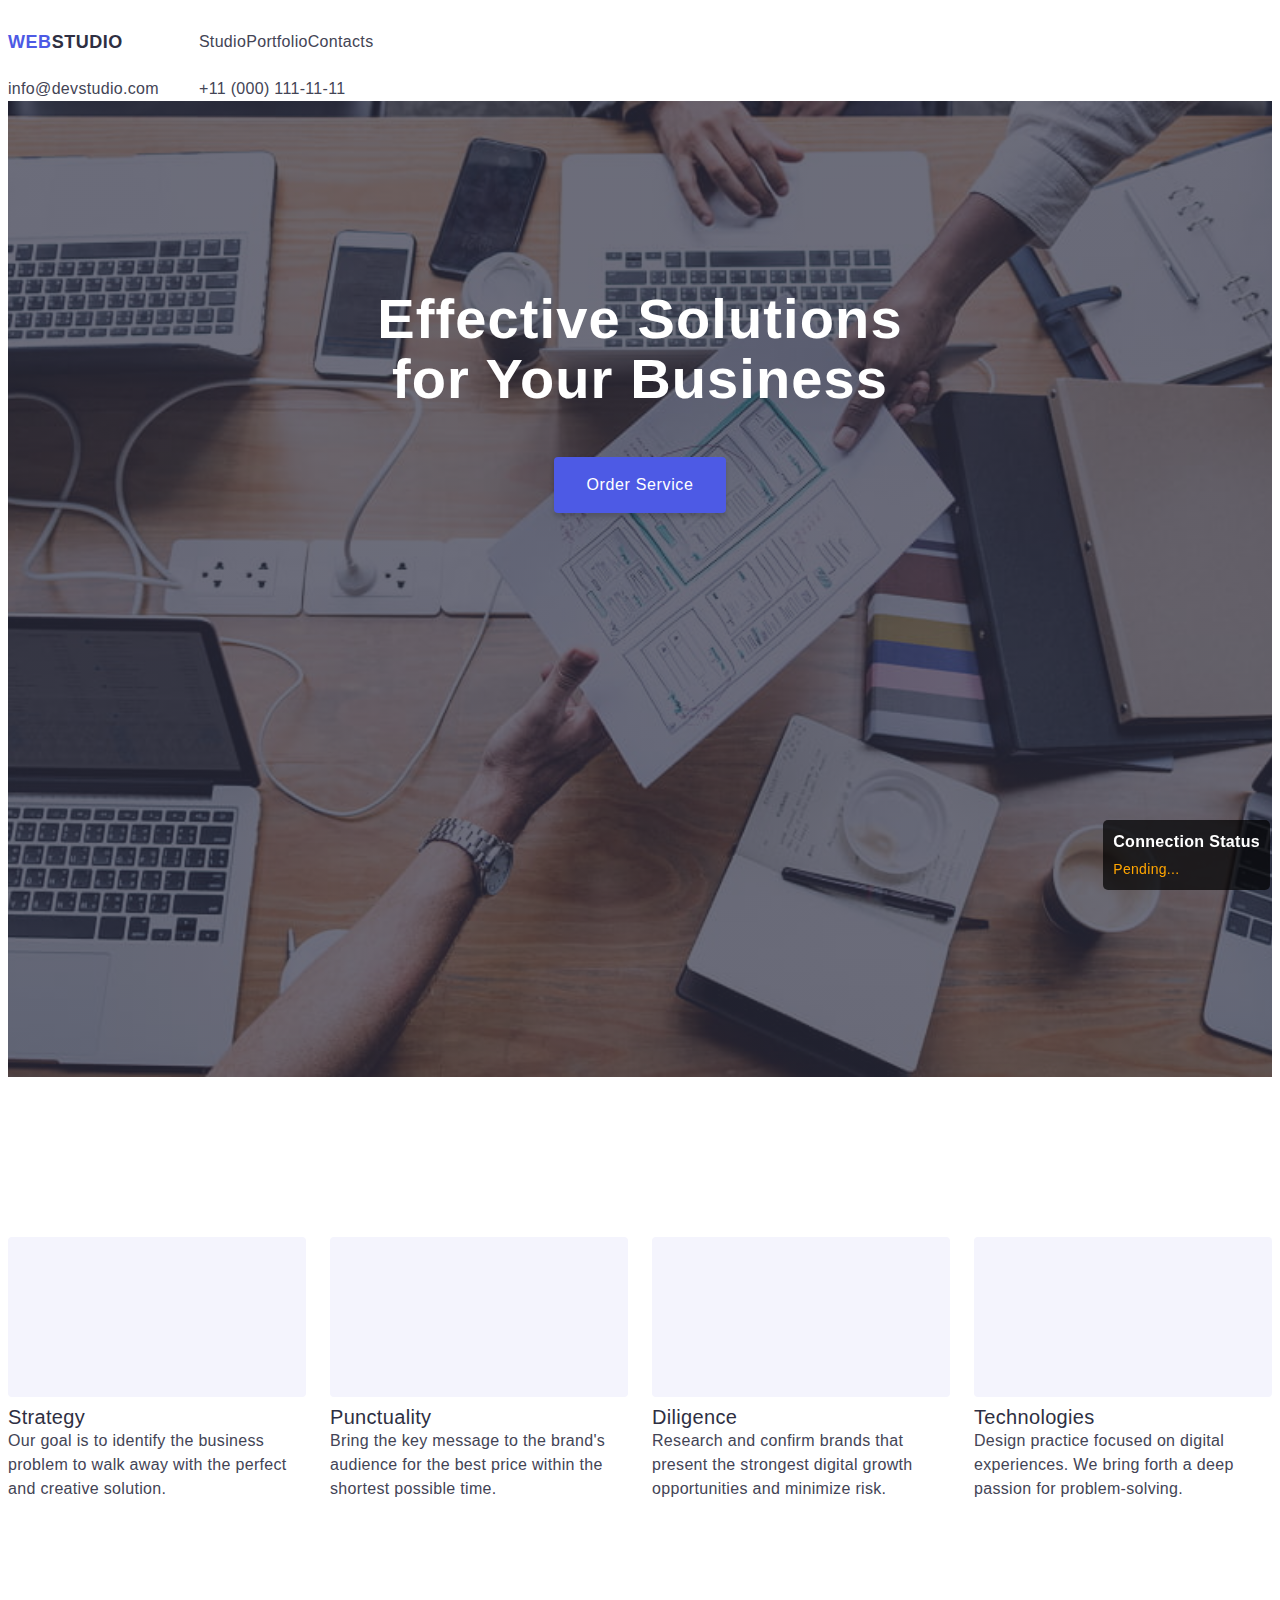
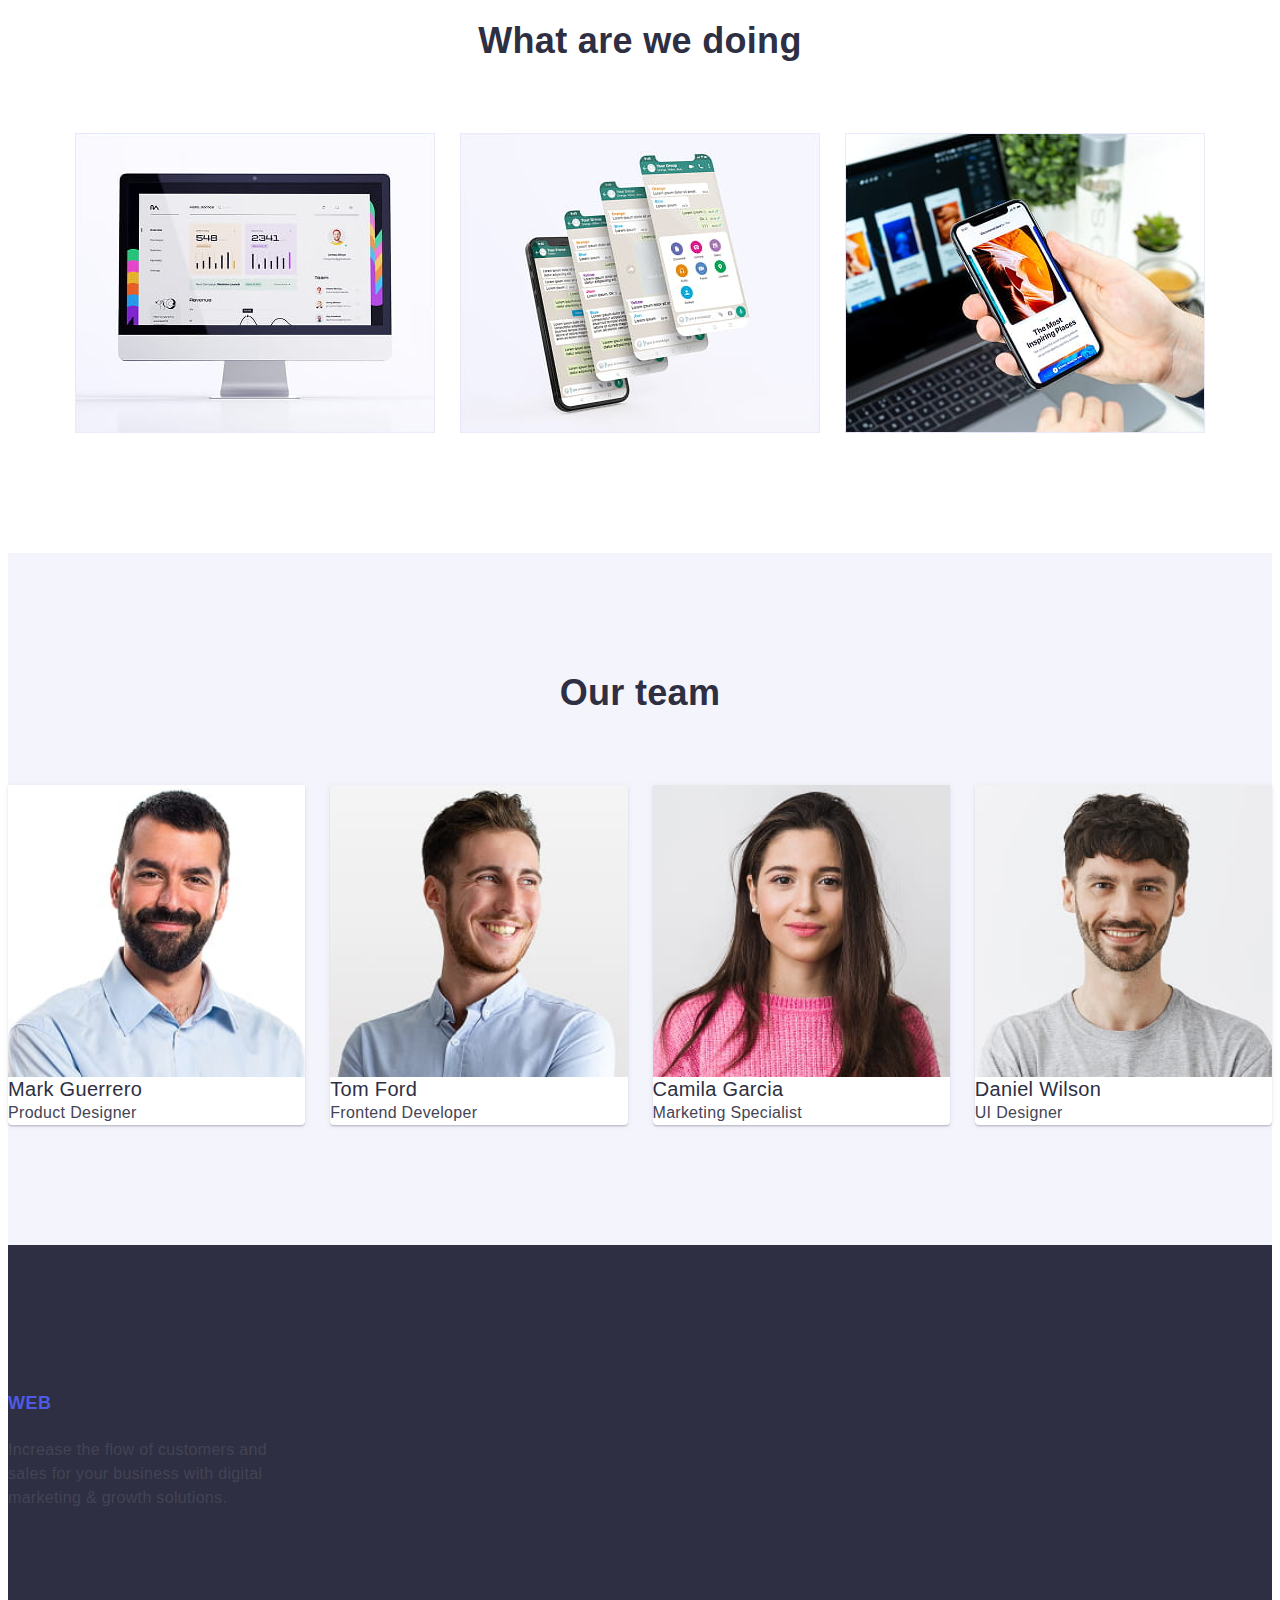
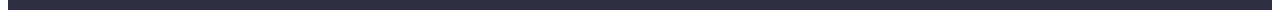
<file: index.html>
<!DOCTYPE html>
<html lang="en">
  <head>
    <meta charset="UTF-8" />
    <meta name="viewport" content="width=device-width, initial-scale=1.0" />
    <!-- <link rel="stylesheet" href="./styles/main.css" /> -->
    <link rel="stylesheet" href="./styles/connection.css" />
    <link rel="stylesheet" href="./styles/general.css" />
    <link rel="stylesheet" href="./styles/home.css" />
    <title>WebStudio</title>
  </head>
  <body>
    <header>
      <nav class="navigation">
        <a
          class="logo"
          href="./index.html"
          target="_self"
          title="home_page"
          aria-label="home_page"
          >web<span>studio</span></a
        >
        <!-- aria-label при використанні svg читалки прочитують що це таке. атрибут будь-якого тегу -->
        <ul class="list navigation-list">
          <li>
            <a class="link current" href="./index.html" target="_self"
              >Studio</a
            >
          </li>
          <li>
            <a class="link" href="./portfolio.html" target="_self">Portfolio</a>
          </li>
          <li>
            <a class="link" href="#" target="_self">Contacts</a>
          </li>
        </ul>
      </nav>
      <!-- це не nav, тому що ці посилання не ведуть на інші сторінки -->
      <ul class="list header-contacts">
        <li class="item">
          <a class="link" href="mailto:info@devstudio.com"
            >info@devstudio.com</a
          >
        </li>
        <li class="item">
          <a class="link" href="tel:+110001111111">+11 (000) 111-11-11</a>
        </li>
      </ul>
      <!-- також кнопки не входять до nav, тому що вони відкривають модальні вікна -->
      <!-- посилання на соц. мережі теж не входять до nav -->
      <div class="connection-status">
        <h2 class="connection-status-title">Connection Status</h2>
        <p class="status">Pending...</p>
      </div>
    </header>
    <main>
      <!-- hero section -->
      <section class="hero">
        <h1 class="title">
          Effective Solutions <br />
          for Your Business
        </h1>
        <!-- відкриває модалку -->
        <button class="button primary" type="button">Order Service</button>
      </section>
      <!-- description of our advantages  -->
      <section class="section advantages">
        <!-- цей заголовок буде схований за допомогою CSS -->
        <!-- у секції потрібно додавати заголовки для розуміння контексту читалками -->
        <h2 class="section-title">Description of our advantages</h2>
        <ul class="advantages-list list">
          <li class="item">
            <h3 class="title">Strategy</h3>
            <p class="description">
              Our goal is to identify the business problem to walk away with the
              perfect and creative solution.
            </p>
          </li>
          <li class="item">
            <h3 class="title">Punctuality</h3>
            <p class="description">
              Bring the key message to the brand's audience for the best price
              within the shortest possible time.
            </p>
          </li>
          <li class="item">
            <h3 class="title">Diligence</h3>
            <p class="description">
              Research and confirm brands that present the strongest digital
              growth opportunities and minimize risk.
            </p>
          </li>
          <li class="item">
            <h3 class="title">Technologies</h3>
            <p class="description">
              Design practice focused on digital experiences. We bring forth a
              deep passion for problem-solving.
            </p>
          </li>
        </ul>
      </section>
      <!-- what are we doing -->
      <section class="section abilities">
        <h2 class="section-title">What are we doing</h2>
        <ul class="abilities-list list">
          <li class="item">
            <img
              src="./images/img1.jpg"
              width="360"
              alt="MacBook with graphic design software" />
          </li>
          <li class="item">
            <img src="./images/img2.jpg" width="360" alt="phone application" />
          </li>
          <li class="item">
            <img
              src="./images/img3.jpg"
              width="360"
              alt="synchronized development on PC and mobile phone" />
          </li>
        </ul>
      </section>
      <!-- our team -->
      <section class="section company-team">
        <h2 class="section-title">Our team</h2>
        <ul class="company-team-list list">
          <li class="item">
            <img
              src="./images/mark.jpg"
              width="264"
              alt="foto by designer Mark Guerrero" />
            <h3 class="title">Mark Guerrero</h3>
            <p class="role">Product Designer</p>
            <!-- майбутнє оновлення -->
            <!-- <ul>
              <li><a href="" title="Instagram Website"></a></li>
              <li><a href="" title="Twitter Profile"></a></li>
              <li><a href="" title="Facebook Profile"></a></li>
              <li><a href="" title="LinkedIn Profile"></a></li>
            </ul> -->
          </li>
          <li class="item">
            <img
              src="./images/tom.jpg"
              width="264"
              alt="foto by frontend developer Tom Ford" />
            <h3 class="title">Tom Ford</h3>
            <p class="role">Frontend Developer</p>
          </li>
          <li class="item">
            <img
              src="./images/camila.jpg"
              width="264"
              alt="foto by marketing specialist Camila Garcia" />
            <h3 class="title">Camila Garcia</h3>
            <p class="role">Marketing Specialist</p>
          </li>
          <li class="item">
            <img
              src="./images/daniel.jpg"
              width="264"
              alt="foto by ui designer Daniel Wilson" />
            <h3 class="title">Daniel Wilson</h3>
            <p class="role">UI Designer</p>
          </li>
        </ul>
      </section>
      <!-- our customers -->
      <!-- <section class="customers">
        <h2>Customers</h2>
        <ul>
          <li><img src="#" alt="customer1" /></li>
          <li><img src="#" alt="customer2" /></li>
          <li><img src="#" alt="customer3" /></li>
          <li><img src="#" alt="customer4" /></li>
          <li><img src="#" alt="customer5" /></li>
          <li><img src="#" alt="customer6" /></li>
        </ul>
      </section> -->
    </main>
    <footer>
      <section class="footer_info">
        <h2 class="title">company description</h2>
        <a class="logo" href="./index.html" title="home_page"
          >web<span>studio</span></a
        >
        <p class="description">
          Increase the flow of customers and <br />
          sales for your business with digital <br />
          marketing & growth solutions.
        </p>
      </section>
    </footer>
    <script type="module" src="./js/control_connect.js"></script>
  </body>
</html>
</file>
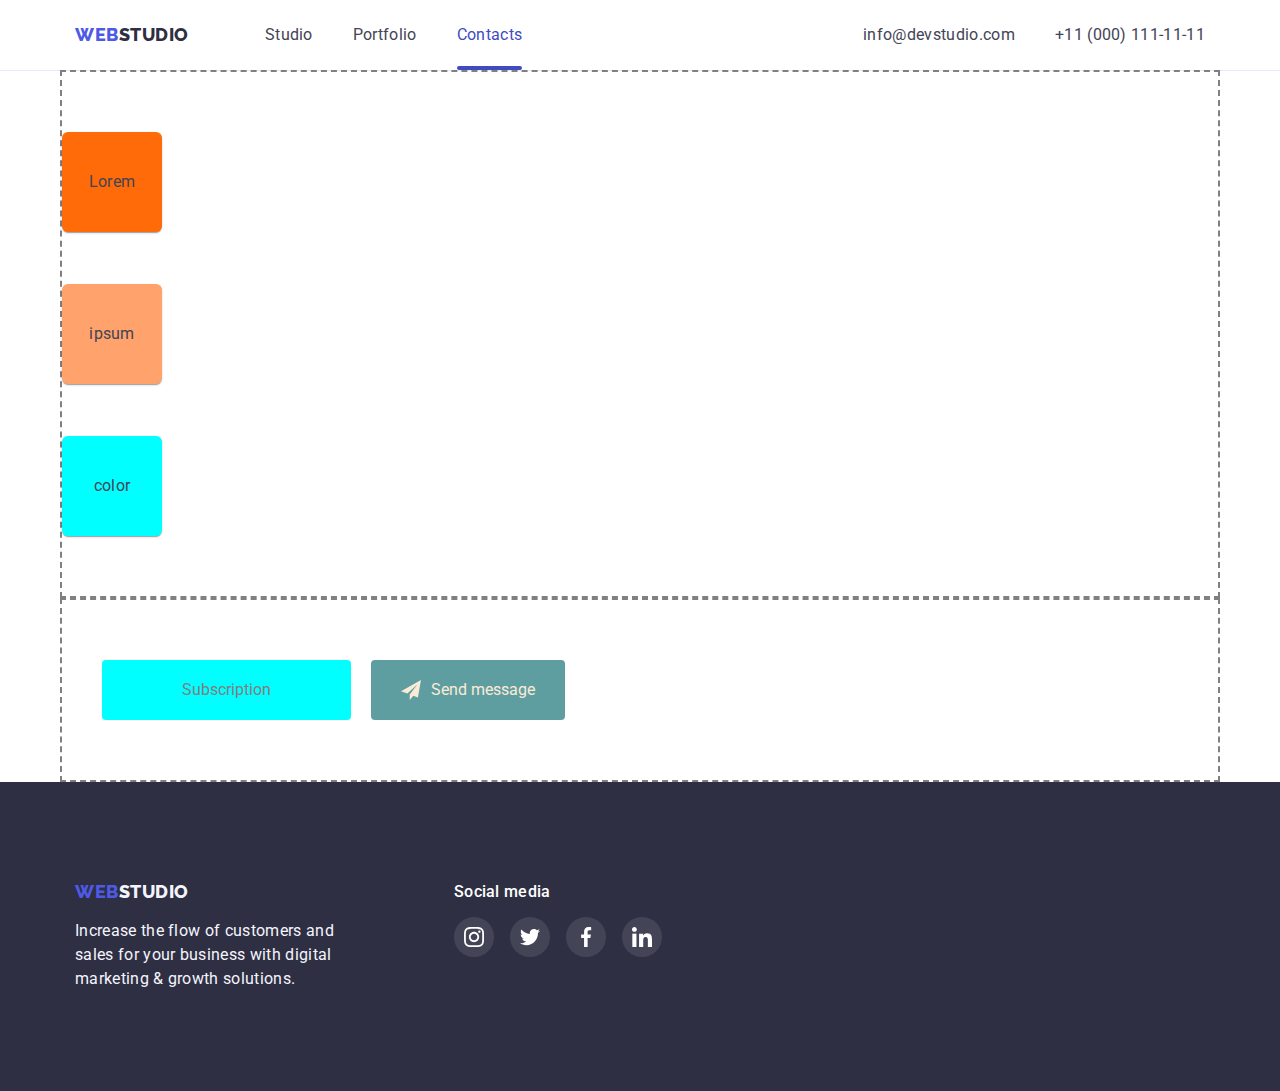
<file: contacts.html>
<!doctype html>
<html lang="en">
  <head>
    <meta charset="UTF-8" />
    <meta name="viewport" content="width=device-width, initial-scale=1.0" />
    <link rel="preconnect" href="https://fonts.googleapis.com" />
    <link rel="preconnect" href="https://fonts.gstatic.com" crossorigin />
    <link
      href="https://fonts.googleapis.com/css2?family=Roboto:wght@400;500;700;900&family=Raleway:wght@800&display=swap"
      rel="stylesheet" />
    <!-- <link
      rel="stylesheet"
      href="https://cdnjs.cloudflare.com/ajax/libs/modern-normalize/1.0.0/modern-normalize.min.css" /> -->
    <link
      rel="stylesheet"
      href="https://cdnjs.cloudflare.com/ajax/libs/modern-normalize/3.0.1/modern-normalize.min.css" />
    <link rel="stylesheet" href="./styles/general.css" />
    <link rel="stylesheet" href="./styles/contacts.css" />
    <title>Document</title>
  </head>
  <body>
    <header class="header">
      <div class="container header-container">
        <nav class="navigation">
          <a
            class="logo"
            href="./index.html"
            target="_self"
            title="home_page"
            aria-label="home_page"
            >web<span>studio</span></a
          >
          <!-- aria-label при використанні svg читалки прочитують що це таке. атрибут будь-якого тегу -->
          <ul class="navigation-list list">
            <li class="item">
              <a class="link" href="./index.html" target="_self">Studio</a>
            </li>
            <li class="item">
              <a class="link" href="./portfolio.html" target="_self"
                >Portfolio</a
              >
            </li>
            <li class="item">
              <a class="link active" href="./portfolio.html" target="_self"
                >Contacts</a
              >
            </li>
          </ul>
        </nav>
        <!-- це не nav, тому що ці посилання не ведуть на інші сторінки -->
        <ul class="list header-contacts">
          <li class="item">
            <a class="link" href="mailto:info@devstudio.com"
              >info@devstudio.com</a
            >
          </li>
          <li class="item">
            <a class="link" href="tel:+110001111111">+11 (000) 111-11-11</a>
          </li>
        </ul>
        <!-- також кнопки не входять до nav, тому що вони відкривають модальні вікна -->
        <!-- посилання на соц. мережі теж не входять до nav -->
      </div>
    </header>
    <main>
      <div class="container contacts-container">
        <p class="block block1 is-animated">Lorem</p>

        <p class="block block2 is-animated">ipsum</p>

        <p class="block block3 is-animated">color</p>
      </div>
      <div class="container contacts-container2">
        <button class="button_contact subscript" type="button">
          Subscription
        </button>
        <button class="btn button_contact sending" type="button">
          Send message
        </button>
      </div>
    </main>
    <footer>
      <section class="footer_info">
        <div class="container footer-container">
          <div class="slogan">
            <h2 class="title">company description</h2>
            <a class="logo" href="./index.html" title="home_page"
              >web<span>studio</span></a
            >
            <p class="description">
              Increase the flow of customers and <br />
              sales for your business with digital <br />
              marketing & growth solutions.
            </p>
          </div>
          <div class="social-media">
            <p class="title">Social media</p>

            <ul class="media-list list">
              <li class="item">
                <a
                  class="media-list__link link-instagram"
                  href="#"
                  title="instagram">
                  <svg class="icon icon-instagram">
                    <use
                      href="./images/decor_img/link_sprites.svg#icon-instagram
                          "></use>
                  </svg>
                </a>
              </li>
              <li class="item">
                <a
                  class="media-list__link link-twitter"
                  href="#"
                  title="twitter">
                  <svg class="icon icon-twitter">
                    <use
                      href="./images/decor_img/link_sprites.svg#icon-twitter
                          "></use>
                  </svg>
                </a>
              </li>
              <li class="item">
                <a
                  class="media-list__link link-facebook"
                  href="#"
                  title="Facebook">
                  <svg class="icon icon-facebook">
                    <use
                      href="./images/decor_img/link_sprites.svg#icon-facebook
                          "></use>
                  </svg>
                </a>
              </li>
              <li class="item">
                <a
                  class="media-list__link link-linkedin"
                  href="#"
                  title="LinkedIn">
                  <svg class="icon icon-linkedin">
                    <use
                      href="./images/decor_img/link_sprites.svg#icon-linkedin
                          "></use>
                  </svg>
                </a>
              </li>
            </ul>
          </div>
        </div>
      </section>
    </footer>
  </body>
</html>
</file>
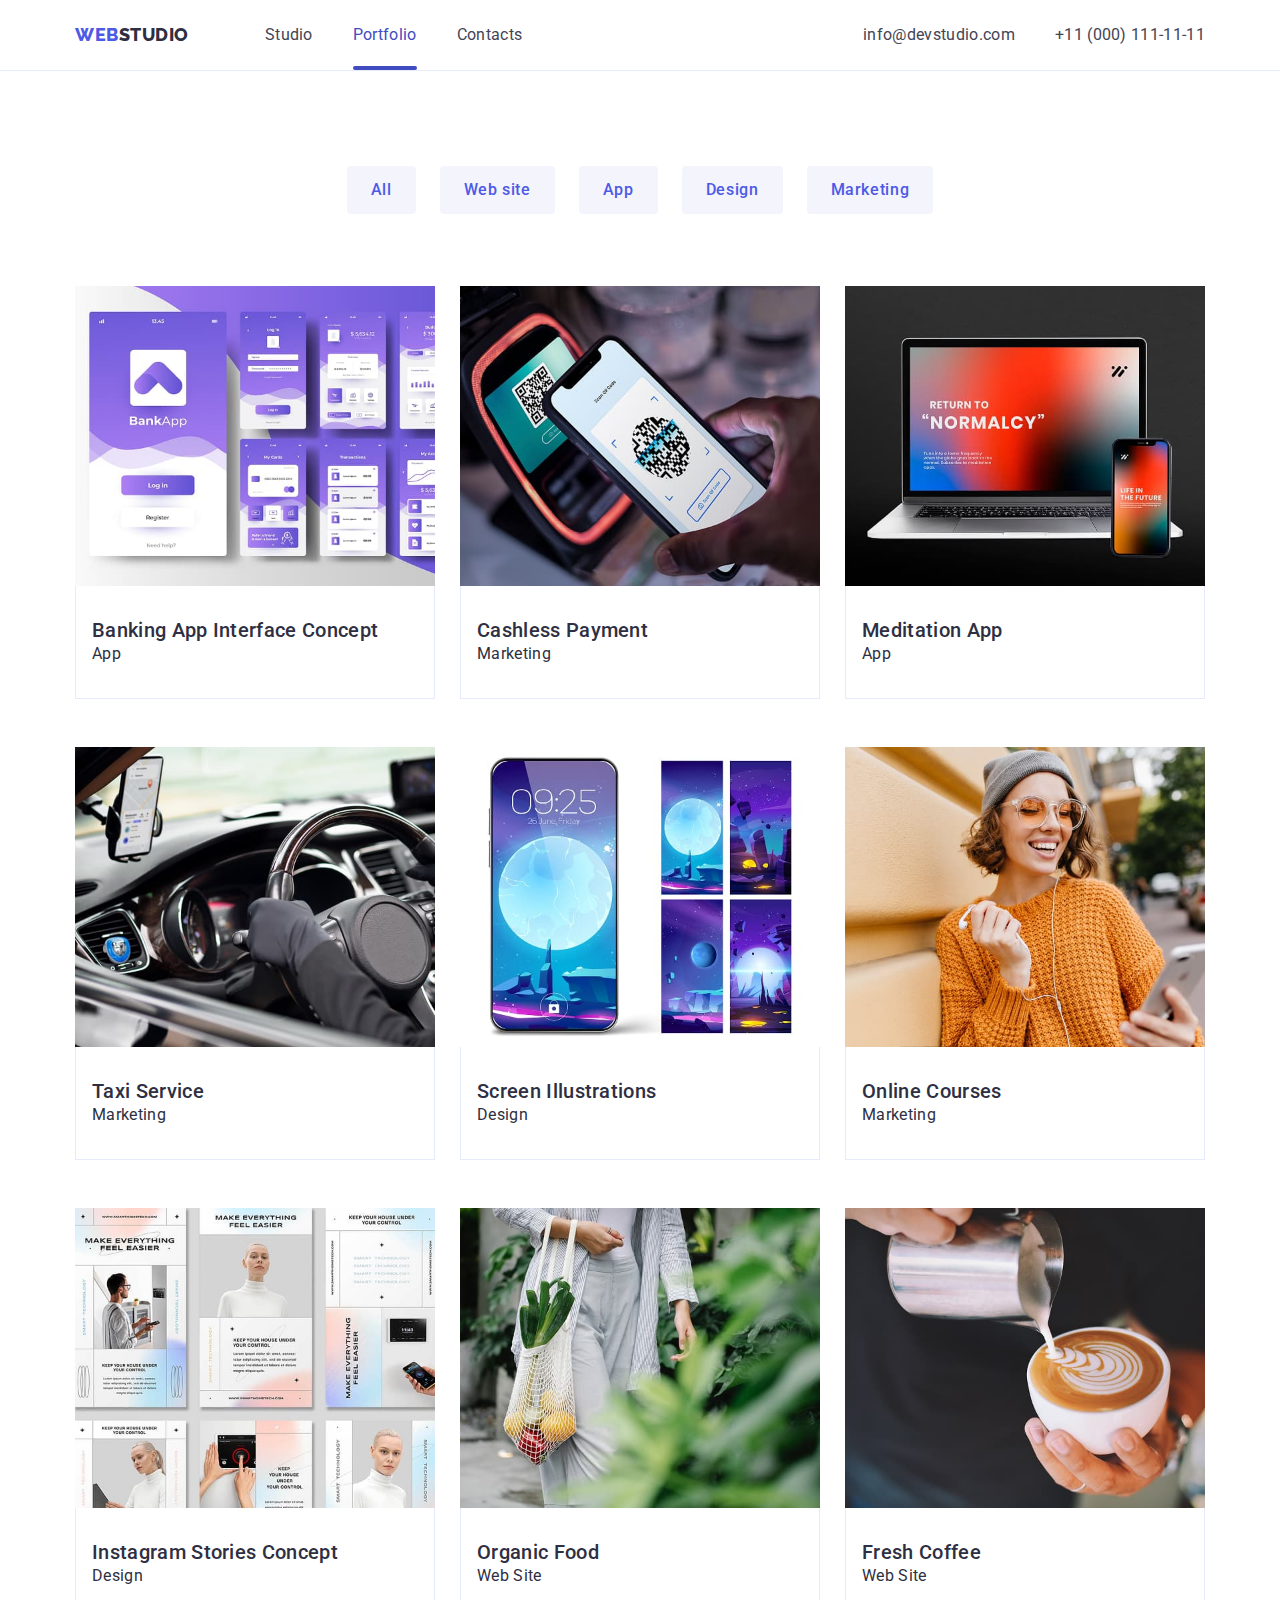
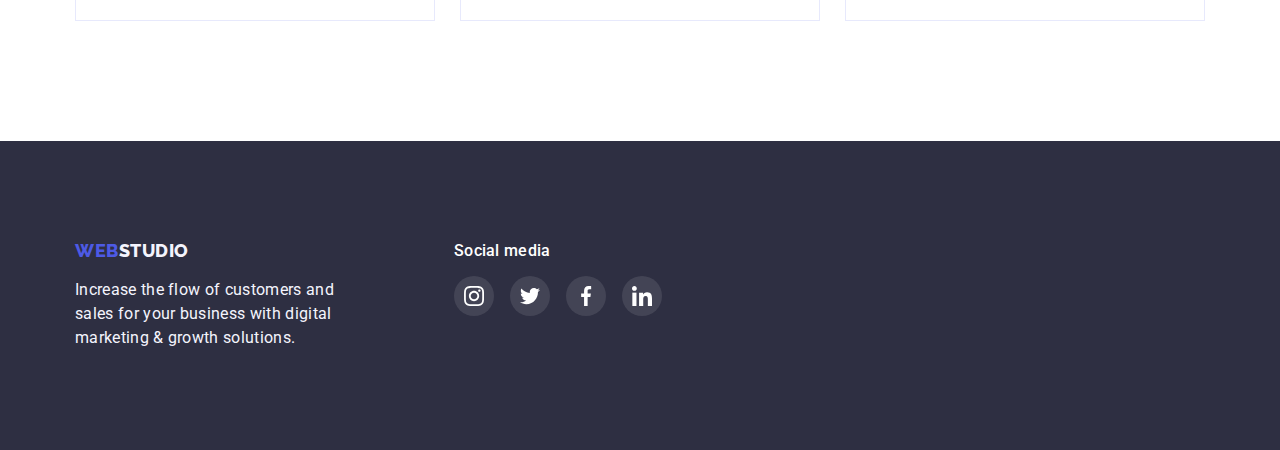
<file: portfolio.html>
<!doctype html>
<html lang="en">
  <head>
    <meta charset="UTF-8" />
    <meta name="viewport" content="width=device-width, initial-scale=1.0" />
    <!-- <link rel="stylesheet" href="./styles/main.css" /> -->
    <link rel="preconnect" href="https://fonts.googleapis.com" />
    <link rel="preconnect" href="https://fonts.gstatic.com" crossorigin />
    <link
      href="https://fonts.googleapis.com/css2?family=Roboto:wght@400;500;700;900&family=Raleway:wght@800&display=swap"
      rel="stylesheet" />
    <!-- <link
      rel="stylesheet"
      href="https://cdnjs.cloudflare.com/ajax/libs/modern-normalize/1.0.0/modern-normalize.min.css" /> -->
    <link
      rel="stylesheet"
      href="https://cdnjs.cloudflare.com/ajax/libs/modern-normalize/3.0.1/modern-normalize.min.css" />
    <link rel="stylesheet" href="./styles/general.css" />
    <link rel="stylesheet" href="./styles/portfolio.css" />
    <title>Portfolio</title>
  </head>
  <body>
    <header class="header">
      <div class="container header-container">
        <nav class="navigation">
          <a
            class="logo"
            href="./index.html"
            target="_self"
            title="home_page"
            aria-label="home_page"
            >web<span>studio</span></a
          >
          <!-- aria-label при використанні svg читалки прочитують що це таке. атрибут будь-якого тегу -->
          <ul class="navigation-list list">
            <li class="item">
              <a class="link" href="./index.html" target="_self">Studio</a>
            </li>
            <li class="item">
              <a class="link active" href="./portfolio.html" target="_self"
                >Portfolio</a
              >
            </li>
            <li class="item">
              <a class="link" href="./contacts.html" target="_self">Contacts</a>
            </li>
          </ul>
        </nav>
        <!-- це не nav, тому що ці посилання не ведуть на інші сторінки -->
        <ul class="list header-contacts">
          <li class="item">
            <a class="link" href="mailto:info@devstudio.com"
              >info@devstudio.com</a
            >
          </li>
          <li class="item">
            <a class="link" href="tel:+110001111111">+11 (000) 111-11-11</a>
          </li>
        </ul>
        <!-- також кнопки не входять до nav, тому що вони відкривають модальні вікна -->
        <!-- посилання на соц. мережі теж не входять до nav -->
      </div>
    </header>
    <main>
      <section class="section portfolio">
        <div class="container">
          <h1 class="section-title">Our Portfolio</h1>
          <!-- filtration buttons -->
          <!-- <element class="button secondary"> -->
          <ul class="filter-list list">
            <li class="item">
              <button class="button secondary" type="button">All</button>
            </li>
            <li class="item">
              <button class="button secondary" type="button">Web site</button>
            </li>
            <li class="item">
              <button class="button secondary" type="button">App</button>
            </li>
            <li class="item">
              <button class="button secondary" type="button">Design</button>
            </li>
            <li class="item">
              <button class="button secondary" type="button">Marketing</button>
            </li>
          </ul>
          <!-- portfolio content items -->
          <ul class="content-list list">
            <li class="item">
              <a class="content-list__portfolio" href="#">
                <div class="modal">
                  <img
                    class="modal__image"
                    src="./images/portfolio1.jpg"
                    alt=""
                    width="360" />
                  <p class="modal__description">
                    Lorem ipsum dolor sit amet consectetur adipisicing elit.
                    Laudantium, at. Nesciunt quis doloremque voluptatem quas
                    natus minus est minima explicabo totam porro distinctio
                    itaque, eligendi blanditiis dignissimos maxime. Error
                    expedita officiis natus totam officia cupiditate dignissimos
                    velit voluptatum sequi quam?
                  </p>
                </div>
                <div class="short-description">
                  <h2 class="title">Banking App Interface Concept</h2>
                  <p>App</p>
                </div>
              </a>
            </li>
            <li class="item">
              <a class="content-list__portfolio" href="#">
                <div class="modal">
                  <img
                    class="modal__image"
                    src="./images/portfolio2.jpg"
                    alt=""
                    width="360" />
                  <p class="modal__description">
                    14 Stylish and User-Friendly App Design Concepts · Task
                    Manager App · Calorie Tracker App · Exotic Fruit Ecommerce
                    App · Cloud Storage App
                  </p>
                </div>
                <div class="short-description">
                  <h2 class="title">Cashless Payment</h2>
                  <p>Marketing</p>
                </div>
              </a>
            </li>
            <li class="item">
              <a class="content-list__portfolio" href="#">
                <div class="modal">
                  <img
                    class="modal__image"
                    src="./images/portfolio3.jpg"
                    alt=""
                    width="360" />
                  <p class="modal__description">
                    Lorem ipsum dolor sit amet consectetur adipisicing elit.
                    Nihil illo harum dolorum officia incidunt reiciendis et quis
                    inventore molestiae laudantium! Ad nisi perspiciatis est
                    autem, cumque dicta minima distinctio explicabo quasi
                    laborum fugiat velit? Aspernatur illo reprehenderit, ipsam
                    aperiam saepe, magni facere sit distinctio temporibus
                    reiciendis iste qui odit neque.
                  </p>
                </div>
                <div class="short-description">
                  <h2 class="title">Meditation App</h2>
                  <p>App</p>
                </div>
              </a>
            </li>
            <li class="item">
              <a class="content-list__portfolio" href="#">
                <div class="modal">
                  <img
                    class="modal__image"
                    src="./images/portfolio4.jpg"
                    alt=""
                    width="360" />
                  <p class="modal__description">
                    Lorem ipsum dolor, sit amet consectetur adipisicing elit.
                    Officiis asperiores nisi hic reiciendis omnis, sapiente
                    saepe culpa ullam temporibus recusandae ab magni incidunt
                    fugiat. Soluta facilis laudantium corrupti tempora ipsam
                    modi asperiores tenetur consequatur quaerat. Aut libero quis
                    odio minus. Saepe asperiores esse provident, est quisquam
                    doloremque perspiciatis ab distinctio necessitatibus
                    aspernatur ratione laudantium quia sunt quasi odio autem
                    ipsa magni. Asperiores exercitationem debitis quos.
                  </p>
                </div>
                <div class="short-description">
                  <h2 class="title">Taxi Service</h2>
                  <p>Marketing</p>
                </div>
              </a>
            </li>
            <li class="item">
              <a class="content-list__portfolio" href="#">
                <div class="modal">
                  <img
                    class="modal__image"
                    src="./images/portfolio5.jpg"
                    alt=""
                    width="360" />
                  <p class="modal__description">
                    Lorem ipsum dolor sit amet consectetur adipisicing elit.
                    Dolorum reiciendis error sit beatae neque quisquam qui
                    commodi distinctio facere itaque incidunt quidem voluptas
                    nulla minus debitis, dolorem a eum? Veniam dolorem a
                    reprehenderit architecto voluptatem culpa quos officia,
                    itaque veritatis. Sit voluptate quos possimus, inventore
                    consequatur eligendi maxime excepturi consequuntur, eveniet
                    fugiat dolores aut quibusdam numquam impedit odio commodi
                    blanditiis vitae doloribus provident rem. Hic ad assumenda
                    saepe dignissimos placeat.
                  </p>
                </div>
                <div class="short-description">
                  <h2 class="title">Screen Illustrations</h2>
                  <p>Design</p>
                </div>
              </a>
            </li>
            <li class="item">
              <a class="content-list__portfolio" href="#">
                <div class="modal">
                  <img
                    class="modal__image"
                    src="./images/portfolio6.jpg"
                    alt=""
                    width="360" />
                  <p class="modal__description">
                    Lorem ipsum dolor sit amet, consectetur adipisicing elit.
                    Commodi ut totam nulla temporibus veritatis, exercitationem
                    repellat eius unde. Corporis, quo totam harum optio, ad ut
                    dolorum fugiat dolore enim velit illum error est possimus
                    eos reiciendis maiores qui minus sit corrupti voluptatem
                    earum saepe nihil, dignissimos maxime! Minus, iure amet,
                    neque blanditiis ut accusantium nisi fugiat totam fuga
                    inventore quos esse nihil? Voluptatibus nesciunt enim
                    temporibus tempora qui itaque iusto incidunt maxime.
                    Architecto corporis tempore temporibus. Asperiores, enim?
                  </p>
                </div>
                <div class="short-description">
                  <h2 class="title">Online Courses</h2>
                  <p>Marketing</p>
                </div>
              </a>
            </li>
            <li class="item">
              <a class="content-list__portfolio" href="#">
                <div class="modal">
                  <img
                    class="modal__image"
                    src="./images/portfolio7.jpg"
                    alt=""
                    width="360" />
                  <p class="modal__description">
                    Lorem, ipsum dolor sit amet consectetur adipisicing elit.
                    Rem possimus excepturi odit accusantium obcaecati inventore
                    quisquam quasi molestiae libero perspiciatis.
                  </p>
                </div>
                <div class="short-description">
                  <h2 class="title">Instagram Stories Concept</h2>
                  <p>Design</p>
                </div>
              </a>
            </li>
            <li class="item">
              <a class="content-list__portfolio" href="#">
                <div class="modal">
                  <img
                    class="modal__image"
                    src="./images/portfolio8.jpg"
                    alt=""
                    width="360" />
                  <p class="modal__description">
                    Lorem ipsum dolor sit amet consectetur adipisicing elit.
                    Velit doloribus fuga doloremque ut natus totam voluptate,
                    consequuntur perferendis. Non reiciendis fugiat ducimus
                    facilis neque quasi architecto quos, nihil minima aperiam
                    quod, voluptatibus, necessitatibus modi quo voluptatum unde
                    aliquam. Eveniet ratione cum, doloremque quos consequatur
                    eius beatae a excepturi? Quas deleniti eveniet asperiores
                    delectus facilis id natus maiores a sint? Eaque laudantium
                    culpa commodi excepturi in?
                  </p>
                </div>
                <div class="short-description">
                  <h2 class="title">Organic Food</h2>
                  <p>Web Site</p>
                </div>
              </a>
            </li>
            <li class="item">
              <a class="content-list__portfolio" href="#">
                <div class="modal">
                  <img
                    class="modal__image"
                    src="./images/portfolio9.jpg"
                    alt=""
                    width="360" />
                  <p class="modal__description">
                    Lorem ipsum, dolor sit amet consectetur adipisicing elit.
                    Assumenda, quos iure pariatur asssa ab obcaecati officiis
                    esse reprehenderit illum facilis maxime ad at error. Iste
                    quas sequi asperiores quibusdam quo, blanditiis inventore
                    velit quis veniam amet nulla id eligendi nesciunt saepe
                    excepturi incidunt repellendus debitis obcaecati. Provident
                    blanditiis enim officiis dolores atque ducimus fugit
                    recusandae nisi.
                  </p>
                </div>
                <div class="short-description">
                  <h2 class="title">Fresh Coffee</h2>
                  <p>Web Site</p>
                </div>
              </a>
            </li>
          </ul>
        </div>
      </section>
    </main>
    <footer>
      <section class="footer_info">
        <div class="container footer-container">
          <div class="slogan">
            <h2 class="title">company description</h2>
            <a class="logo" href="./index.html" title="home_page"
              >web<span>studio</span></a
            >
            <p class="description">
              Increase the flow of customers and <br />
              sales for your business with digital <br />
              marketing & growth solutions.
            </p>
          </div>
          <div class="social-media">
            <p class="title">Social media</p>

            <ul class="media-list list">
              <li class="item">
                <a
                  class="media-list__link link-instagram"
                  href="#"
                  title="instagram">
                  <svg class="icon icon-instagram">
                    <use
                      href="./images/decor_img/link_sprites.svg#icon-instagram
                          "></use>
                  </svg>
                </a>
              </li>
              <li class="item">
                <a
                  class="media-list__link link-twitter"
                  href="#"
                  title="twitter">
                  <svg class="icon icon-twitter">
                    <use
                      href="./images/decor_img/link_sprites.svg#icon-twitter
                          "></use>
                  </svg>
                </a>
              </li>
              <li class="item">
                <a
                  class="media-list__link link-facebook"
                  href="#"
                  title="Facebook">
                  <svg class="icon icon-facebook">
                    <use
                      href="./images/decor_img/link_sprites.svg#icon-facebook
                          "></use>
                  </svg>
                </a>
              </li>
              <li class="item">
                <a
                  class="media-list__link link-linkedin"
                  href="#"
                  title="LinkedIn">
                  <svg class="icon icon-linkedin">
                    <use
                      href="./images/decor_img/link_sprites.svg#icon-linkedin
                          "></use>
                  </svg>
                </a>
              </li>
            </ul>
          </div>
        </div>
      </section>
    </footer>
  </body>
</html>
</file>
<file: styles/main.css>
@import url("./connection.css");
@import url("./general.css");
</file>
<file: styles/connection.css>
.connection-status {
  position: fixed;
  bottom: 10px;
  right: 10px;
  background-color: rgba(0, 0, 0, 0.7);
  color: white;
  padding: 10px;
  border-radius: 5px;
  font-family: Arial, sans-serif;
  font-size: 14px;
  z-index: 1000;
}
.fade-out {
  animation: fadeOut 1.5s forwards;
}
@keyframes fadeOut {
  to {
    opacity: 0;
    display: none;
    /* visibility: hidden; */
  }
}
.connection-status-title {
  margin: 0 0 5px 0;
  font-size: 16px;
  font-weight: bold;
}
.status {
  margin: 0;
  font-size: 14px;
}
.pending {
  color: orange;
}
.online {
  color: green;
}
.offline {
  color: red;
}
</file>
<file: styles/general.css>
/* NAVIGATION BLOCK */
/* NAVY BLUE(#2E2F42), SLATE(#434455), 
CORNFLOWER(#E7E9FC), IRIS(#4D5AE5), WHITE(#FFFFFF)
HOVER: OCEAN(#404BBF) */

/* HERO BLOCK */
/* WHITE(#FFFFFF), IRIS(#4D5AE5), NAVY BLUE(#2E2F42) */

/*  ADVANTAGES BLOCK*/
/* NAVY BLUE(#2E2F42), SLATE(#434455) */

/* ABILITIES BLOCK */
/* CORNFLOWER(#E7E9FC), NAVY BLUE(#2E2F42) */

/* COMPANY TEAM BLOCK */
/* NAVY BLUE(#2E2F42), SLATE(#434455), WHITE(#FFFFFF), CLOUD(#F4F4FD)*/

/* FOOTER BLOCK */
/* CLOUD(#F4F4FD), IRIS(#4D5AE5), NAVY BLUE(#2E2F42) */

/* .class decor block {
  1 geometry
  2 color & text
  3 design effects
} */

:root {
  --accent-color: #4d5ae5;
  --accent-color-transparent: rgba(77, 90, 229, 0.8);
  --button-background: rgba(231, 233, 252, 1);
  --button-background-hover: rgba(214, 216, 232, 0.8);
  --button-color: rgba(46, 47, 66, 1);
  --button-border: rgba(0, 0, 0, 0.1);
  --hover-color: #404bbf;
  --title-color: #2e2f42;
  --valid-fields: #31d0aa;
  --text-color: #434455;
  --border-grey: #8e8f99;
  --link-color: #afb1b8;
  --color-white: #ffffff;
  --cubic-animation: cubic-bezier(0.4, 0, 0.2, 1);
  --image-bg-color: #e7e9fc;
  --section-bg-color: #f4f4fd;
  --backdrop-color: rgba(46, 47, 66, 0.4);
  --description-bg-color: rgba(47, 48, 68, 0.7);

  --portfolio-card-shadow-active:
    0px 1px 6px rgba(46, 47, 66, 0.08), 0px 1px 1px rgba(46, 47, 66, 0.16),
    0px 2px 1px rgba(46, 47, 66, 0.08);
  /* --portfolio-card-shadow-active: 0px 1px 1px rgba(46, 47, 66, 0.08),
    0px 4px 4px rgba(46, 47, 66, 0.16), 1px 4px 6px rgba(46, 47, 66, 0.08); */

  --box-shabow:
    0px 3px 1px rgba(0, 0, 0, 0.1), 0px 2px 1px rgba(0, 0, 0, 0.08),
    0px 2px 2px rgba(0, 0, 0, 0.12);
  --home-box-shadow:
    0px 1px 6px rgba(46, 47, 68, 0.08), 0px 1px 1px rgba(46, 47, 66, 0.16),
    0px 2px 1px rgba(46, 47, 66, 0.08);
  --gradient: linear-gradient(rgba(46, 47, 66, 0.7));

  --color-pending: #ffa500;
  --color-online: #19ba19;
  --color-offline: #ff0000;
}

h1,
h2,
h3,
h4,
h5,
h6,
p,
ul,
ol {
  margin: 0;
  padding: 0;
}
/* general */
body {
  font-family: "Roboto", "Raleway", sans-serif;
  font-size: 16px;
  line-height: 1.5;
  letter-spacing: 0.02em;
  color: var(--text-color);
  cursor: default;

  display: flex;
  flex-direction: column;
  min-height: 100vh;
}
body.modal-open {
  overflow: hidden;
}
main {
  flex: 1;
}
a {
  color: var(--title-color);
  text-decoration: none;
  outline: transparent;
}
/* content container */
.container {
  max-width: 1160px;
  padding-right: 15px;
  padding-left: 15px;
  margin: 0 auto;
  /* outline: 1px solid var(--color-pending); */
}
/* button */
.button {
  font-family: "Roboto", "Raleway", sans-serif;
  font-size: 16px;
  letter-spacing: 0.04em;
  line-height: 1.5;
  font-weight: 500;
  cursor: pointer;
  border: none;
  outline: transparent;
}
.button.primary {
  color: var(--color-white);
  background-color: var(--accent-color);
  transition: background-color 250ms var(--cubic-animation);
}
.button.primary:hover,
.button.primary:focus {
  background-color: var(--hover-color);
}
/* portfolio buttons */
.button.secondary {
  color: var(--accent-color);
  background-color: var(--section-bg-color);
  box-shadow: none;
  transition:
    box-shadow 250ms var(--cubic-animation),
    background-color 250ms var(--cubic-animation),
    color 250ms var(--cubic-animation);
}
.button.secondary:hover,
.button.secondary:focus {
  box-shadow: var(--box-shabow);
  background-color: var(--accent-color);
  color: var(--color-white);
}
/* title */
.title {
  margin: 0;
  font-size: 20px;
  font-weight: 500;
  line-height: 1.2;
  color: var(--title-color);
}
.section {
  display: flex;
  flex-direction: column;
  align-items: center;
}
/* section title*/
.section-title {
  margin: 0;
  font-size: 36px;
  font-weight: 700;
  line-height: 1.11;
  color: var(--title-color);
}
/* general list */
.list {
  list-style: none;
}
/* header */
.header {
  outline: 1px solid var(--image-bg-color);
}
.header .link {
  display: block;
  padding: 23px 0px;
}
.header-container {
  display: flex;
  /* justify-content: space-between; */
  align-items: center;
}
.navigation {
  display: flex;
  align-items: center;
}
/* header navigation */
.navigation-list {
  display: flex;
  margin-left: 76px;
}

.navigation-list .item + .item,
.header-contacts .item + .item {
  margin-left: 40px;
}
/* .navigation-list .item:not(:last-child),
.header-contacts .item:not(:last-child) {
  margin-right: 40px;
} */
.navigation-list .item {
  position: relative;
}

.logo {
  display: block;
  padding: 24px 0px;
  font-family: "Raleway", sans-serif;
  font-size: 18px;
  font-weight: 800;
  letter-spacing: 0.03em;
  line-height: 1.16;
  text-transform: uppercase;
  color: var(--accent-color);
}
.logo span {
  color: var(--title-color);
}
.navigation-list .link {
  color: var(--text-color);
  transition: color 250ms var(--cubic-animation);
}
.navigation-list .link:hover,
.navigation-list .link:focus,
.navigation-list .link.active {
  color: var(--hover-color);
}
/* ============================================== */
.navigation-list .link.active:after {
  content: "";
  position: absolute;
  display: block;
  width: 100%;
  height: 4px;
  background-color: var(--hover-color);
  border-radius: 4px;
  bottom: 0px;
}
/* ============================================== */

/* header contacts */
.header-contacts {
  display: flex;
  margin-left: auto;
}
/* header contact list */
.header-contacts .link {
  color: var(--text-color);
  transition: color 250ms var(--cubic-animation);
}
.header-contacts .link:hover,
.header-contacts .link:focus {
  color: var(--hover-color);
}
/* footer */
.footer-container {
  display: flex;
}
.footer_info {
  background-color: var(--title-color);
  padding-top: 100px;
  padding-bottom: 100px;
}
.slogan .title {
  height: 0;
  visibility: hidden;
}
.slogan .logo {
  padding-top: 0;
  padding-bottom: 0;
  margin-bottom: 16px;
}
.slogan .logo span {
  color: var(--section-bg-color);
}
.slogan .description {
  color: var(--section-bg-color);
}
.footer_info .social-media {
  margin-left: 120px;
}
.social-media .title {
  margin-bottom: 16px;
  font-size: 16px;
  color: var(--color-white);
}
.footer_info .media-list {
  display: flex;
  align-items: center;
}
.footer_info .media-list .item + .item {
  margin-left: 16px;
}
.footer_info .media-list .media-list__link {
  display: flex;
  justify-content: center;
  align-items: center;
  width: 40px;
  height: 40px;
  background-color: rgba(255, 255, 255, 0.1);
  border-radius: 50%;
  transition: background-color 250ms var(--cubic-animation);
}
.footer_info .media-list .media-list__link .icon {
  width: 20px;
  height: 20px;
  fill: var(--color-white);
}
.footer_info .media-list .media-list__link:hover,
.footer_info .media-list .media-list__link:focus {
  background-color: var(--accent-color);
}
/* .footer_info .social-media__list .item .link::before {
  content: "";
  display: block;
  width: 40px;
  height: 40px;
  background-color: var(--accent-color);
  border-radius: 50%;
  background-repeat: no-repeat;
  background-position: center;
  background-size: 24px;
}
.footer_info .social-media__list .link-instagram::before {
  background-image: url("../images/decor_img/instagram.svg");
}
.footer_info .social-media__list .link-twitter::before {
  background-image: url("../images/decor_img/twitter.svg");
}
.footer_info .social-media__list .link-facebook::before {
  background-image: url("../images/decor_img/facebook.svg");
}
.footer_info .social-media__list .link-linkedin::before {
  background-image: url("../images/decor_img/linkedin.svg");
} */
</file>
<file: styles/home.css>
/* CONTENT MAIN PAGE WEBSTUDIO */
/* hero */

.hero {
  margin-right: auto;
  margin-left: auto;
  padding: 188px 0;

  max-width: 1440px;
  height: 600px;

  align-self: center;
  text-align: center;

  background-color: var(--title-color);
  position: relative;
  background-image: var(--gradient), url("../images/decor_img/office.jpg");
  background-repeat: no-repeat;
  background-position: center;
  background-size: cover;
}

.hero .title {
  margin-bottom: 48px;
  color: var(--color-white);
  font-size: 56px;
  font-weight: 700;
  line-height: 1.07;
  /* letter-spacing: 1.12px;  font-size(px) / letter-spacing(px) = em*/
  letter-spacing: 0.02em;
}
.hero .button {
  border-radius: 4px;
  padding: 16px 32px;
  box-shadow: 0px 4px 4px rgba(0, 0, 0, 0.15);
}

/* advantages */
.advantages {
  padding-top: 120px;
  padding-bottom: 120px;
}
.advantages .section-title {
  opacity: 0;
  /* height: 0;
  visibility: hidden; */
}
.advantages-list {
  display: flex;
  flex-wrap: nowrap;
}
.advantages-list > .item {
  flex-basis: calc((100% - 72px) / 4);
  margin-right: 24px;
}
.advantages-list > .item:last-child {
  margin-right: 0px;
}
.advantages-list > .item::before {
  content: "";
  display: block;
  height: 112px;

  margin-bottom: 8px;
  padding-bottom: 24px;
  padding-top: 24px;
  border-radius: 4px;

  background-size: 64px;
  background-repeat: no-repeat;
  background-position: center;
  background-color: var(--section-bg-color);
}
.icon-antenna::before {
  background-image: url("../images/decor_img/antenna.svg");
}
.icon-clock::before {
  background-image: url("../images/decor_img/clock.svg");
}
.icon-diagram::before {
  background-image: url("../images/decor_img/diagram.svg");
}
.icon-astronaut::before {
  background-image: url("../images/decor_img/astronaut.svg");
}

.advantages-list > .title {
  margin-bottom: 8px;
}
/* abilities */
.abilities {
  padding-bottom: 120px;
}
.abilities-container {
  text-align: center;
}
.abilities .section-title {
  margin-bottom: 72px;
}
.abilities-list {
  display: flex;
  max-width: 100%;
}
.abilities-list > .item {
  flex-basis: calc((100% - 50px) / 3);
  margin-right: 25px;
  position: relative;
}
.abilities-list > .item:last-child {
  margin-right: 0px;
}
.abilities-list img {
  display: block;
  max-width: 100%;
}
.abilities-list .description {
  position: absolute;
  left: 0;
  bottom: 0;
  width: 100%;
  padding: 24px 0;
  background-color: var(--description-bg-color);
  color: var(--color-white);
  text-transform: uppercase;
}
/* company-team */
.company-team {
  background-color: var(--section-bg-color);
  padding-top: 120px;
  padding-bottom: 120px;
}
.company-team-container {
  text-align: center;
}
.company-team .section-title {
  margin-bottom: 72px;
}
.company-team-list {
  display: flex;
  min-width: 100%;
}
.company-team-list > .item {
  flex-basis: calc((100% - 75px) / 4);
  margin-right: 25px;
  background-color: var(--color-white);
  border-bottom-left-radius: 4px;
  border-bottom-right-radius: 4px;
  box-shadow: var(--home-box-shadow);
}
.company-team-list > .item:last-child {
  margin-right: 0px;
}
.company-team-list > .item img {
  display: block;
  min-width: 100%;
}
.company-team-list .description {
  padding-top: 30px;
  padding-bottom: 30px;
}
.company-team-list .description .title {
  margin-bottom: 8px;
}
/* ########### */
.description .social-links {
  margin-top: 16px;
  display: flex;
  justify-content: center;
}
.description .social-links .item + .item {
  margin-left: 14px;
}
.description .social-links__link {
  display: flex;
  width: 40px;
  height: 40px;
  justify-content: center;
  align-items: center;
  /* padding: 12px; */
  border-radius: 50%;
  transition: background-color 250ms var(--cubic-animation);
}
.description .social-links__link .icon {
  width: 20px;
  height: 20px;
  fill: var(--link-color);
  transition: fill 250ms var(--cubic-animation);
}
.description .social-links__link:hover,
.description .social-links__link:focus {
  background-color: var(--accent-color);
}
.description .social-links__link:hover .icon,
.description .social-links__link:focus .icon {
  fill: var(--color-white);
}
/* Customers */
.customers {
  padding-top: 120px;
  padding-bottom: 120px;
}
.customers-container {
  text-align: center;
}
.customers .customers-list {
  display: flex;
  margin-top: 72px;
}
.customers .customers-list .item + .item {
  margin-left: 24px;
}
.customers-list > .item > .link {
  display: flex;
  justify-content: center;
  align-items: center;
  min-width: 168px;
  height: 88px;
  border: 1px solid var(--border-grey);
  border-radius: 4px;
  cursor: pointer;
  transition: border-color 250ms var(--cubic-animation);
}
.customers-list > .item > .link .icon {
  width: 104px;
  height: 56px;
  fill: var(--border-grey);
  transition: fill 250ms var(--cubic-animation);
}
.customers-list .link:hover,
.customers-list .link:hover .icon,
.customers-list .link:focus,
.customers-list .link:focus .icon {
  border-color: var(--hover-color);
  fill: var(--hover-color);
}
.backdrop {
  position: fixed;
  top: 0;
  left: 0;
  right: 0;
  bottom: 0;
  background-color: var(--backdrop-color);
  opacity: 1;
  transition: opacity 250ms var(--cubic-animation);
}
.backdrop.is-hidden {
  opacity: 0;
  pointer-events: none;
}
.backdrop > .modal {
  position: absolute;
  top: 50%;
  left: 50%;
  transform: translate(-50%, -50%);

  min-width: 408px;
  min-height: 584px;
  border-radius: 4px;
  background-color: #fff;
}
.backdrop > .modal .close-button {
  position: absolute;
  top: 24px;
  right: 24px;
  width: 24px;
  height: 24px;
  border-radius: 50%;
  display: flex;
  align-items: center;
  justify-content: center;
  background-color: var(--button-background);
  border: 1px solid var(--button-border);

  padding: 0;
}
.backdrop > .modal .close-button:hover,
.backdrop > .modal .close-button:focus {
  background-color: var(--button-background-hover);
}
.icon-close-button {
  width: 8px;
  height: 8px;
  fill: var(--button-color);
}
</file>
<file: styles/contacts.css>
@keyframes boxAnimation {
  0% {
    transform: translatex(0) scale(1);
  }
  100% {
    transform: translatex(calc(1160px - 125px)) scale(1.5);
  }
}
.contacts-container {
  padding: 60px 0;
  border: 2px dashed gray;
}
.contacts-container2 {
  padding: 60px 0;
  border: 2px dashed gray;
  display: flex;
}
.block {
  width: 100px;
  height: 100px;
  border-radius: 6px;
  box-shadow: 0px 2px 1px -1px rgba(0, 0, 0, 0.2),
    0px 1px 1px 0px rgba(0, 0, 0, 0.14), 0px 1px 3px 0px rgba(0, 0, 0, 0.12);

  display: flex;
  justify-content: center;
  align-items: center;
  /* transform: translateX(0);
  transform: scale(1); */
}
.block:not(:last-child) {
  margin-bottom: 52px;
}
.block1 {
  background-color: #ff6b08;
}
.block2 {
  background-color: #ffa26b;
}
.block3 {
  background-color: aqua;
}
.block.is-animated {
  animation-name: boxAnimation;
  animation-duration: 3000ms;
  animation-timing-function: linear;
  animation-iteration-count: infinite;
  animation-direction: alternate;
}
.subscript {
  border: none;
  margin-left: 40px;
  padding: 18px 80px;
  background-color: aqua;
  border-radius: 4px;
  font: inherit;
  color: grey;
  cursor: pointer;

  transition: background-color 300ms ease, color 300ms ease 250ms;
}
.subscript:hover,
.subscript:focus {
  background-color: #ff6b08;
  color: white;
}
/* .subscript::before {
  content: "";
  width: 40px;
  height: 40px;
  background-color: #ff6b08;
} */
.sending {
  position: relative;
  display: inline-flex;
  justify-content: center;
  align-items: center;
  cursor: pointer;
  border: none;
  margin-left: 20px;
  padding: 18px 30px;
  background-color: cadetblue;
  border-radius: 4px;
  font: inherit;
  color: antiquewhite;
  overflow: hidden;
}
.btn::before,
.btn::after {
  display: inline-block;
  content: "";
  width: 20px;
  height: 20px;
  transition: transform 250ms ease;
  background-size: contain;
}
.sending::before {
  margin-right: 10px;
  /* background-color: #ff6b08; */
  background-image: url("../images/decor_img/icon_send.svg");
  fill: #ff6b08;
}
.sending:hover::before,
.sending:focus::before {
  transform: translateY(-45px);
}
.sending::after {
  position: absolute;
  top: 50%;
  left: 30px;
  transform: translateY(calc(-50% + 45px));
  /* background-color: chartreuse; */
  background-image: url("../images/decor_img/clipboard.svg");
}
.sending:hover::after,
.sending:focus::after {
  transform: translateY(-50%);
}
</file>
<file: styles/portfolio.css>
/* CONTENT PORTFOLIO PAGE */
.portfolio .section-title {
  height: 0;
  visibility: hidden;
}
/* filter list */
.filter-list {
  display: flex;
  flex-wrap: wrap;
  justify-content: center;
  padding-top: 96px;
  padding-bottom: 72px;
}
.filter-list .item + .item {
  margin-left: 24px;
}
.filter-list .button {
  border-radius: 4px;
  padding: 12px 24px;
}
/* content list */
.content-list {
  display: flex;
  flex-wrap: wrap;
  padding-bottom: 120px;
}
.content-list > .item {
  /* calc((100% - кіль-сть_відступів_в_рядку * довжина_одного_відступу_в_рядку) / кіль-сть_елементів_в_рядку) */
  flex-basis: calc((100% - 50px) / 3);
}
.content-list .content-list__portfolio {
  display: inline-block;
  transition: box-shadow 250ms var(--cubic-animation);
}
.content-list .content-list__portfolio:hover,
.content-list .content-list__portfolio:focus {
  box-shadow: var(--portfolio-card-shadow-active);
}
.content-list > .item:not(:nth-child(3n)) {
  margin-right: 25px;
}
.content-list > .item:not(:nth-last-child(-n + 3)) {
  margin-bottom: 48px;
}
.content-list > .item img {
  display: block;
  max-width: 100%;
}
.modal {
  position: relative;
  overflow: hidden;
}
.modal__description {
  position: absolute;
  top: 0;
  left: 0;
  width: 100%;
  height: 100%;
  padding: 30px 26px;
  background-color: var(--accent-color-transparent);

  color: var(--section-bg-color);

  overflow: auto;
  transform: translateY(100%);
  transition: transform 250ms var(--cubic-animation);
}
.content-list__portfolio:hover .modal__description {
  transform: translateY(0);
}
.short-description {
  padding: 32px 16px;
  border: 1px solid var(--image-bg-color);
  border-top: none;
}

/* .content-list .item:nth-child(3n) {
  margin-right: 0;
}
.content-list .item:nth-last-child(-n + 3) {
  margin-bottom: 0;
} */
</file>
